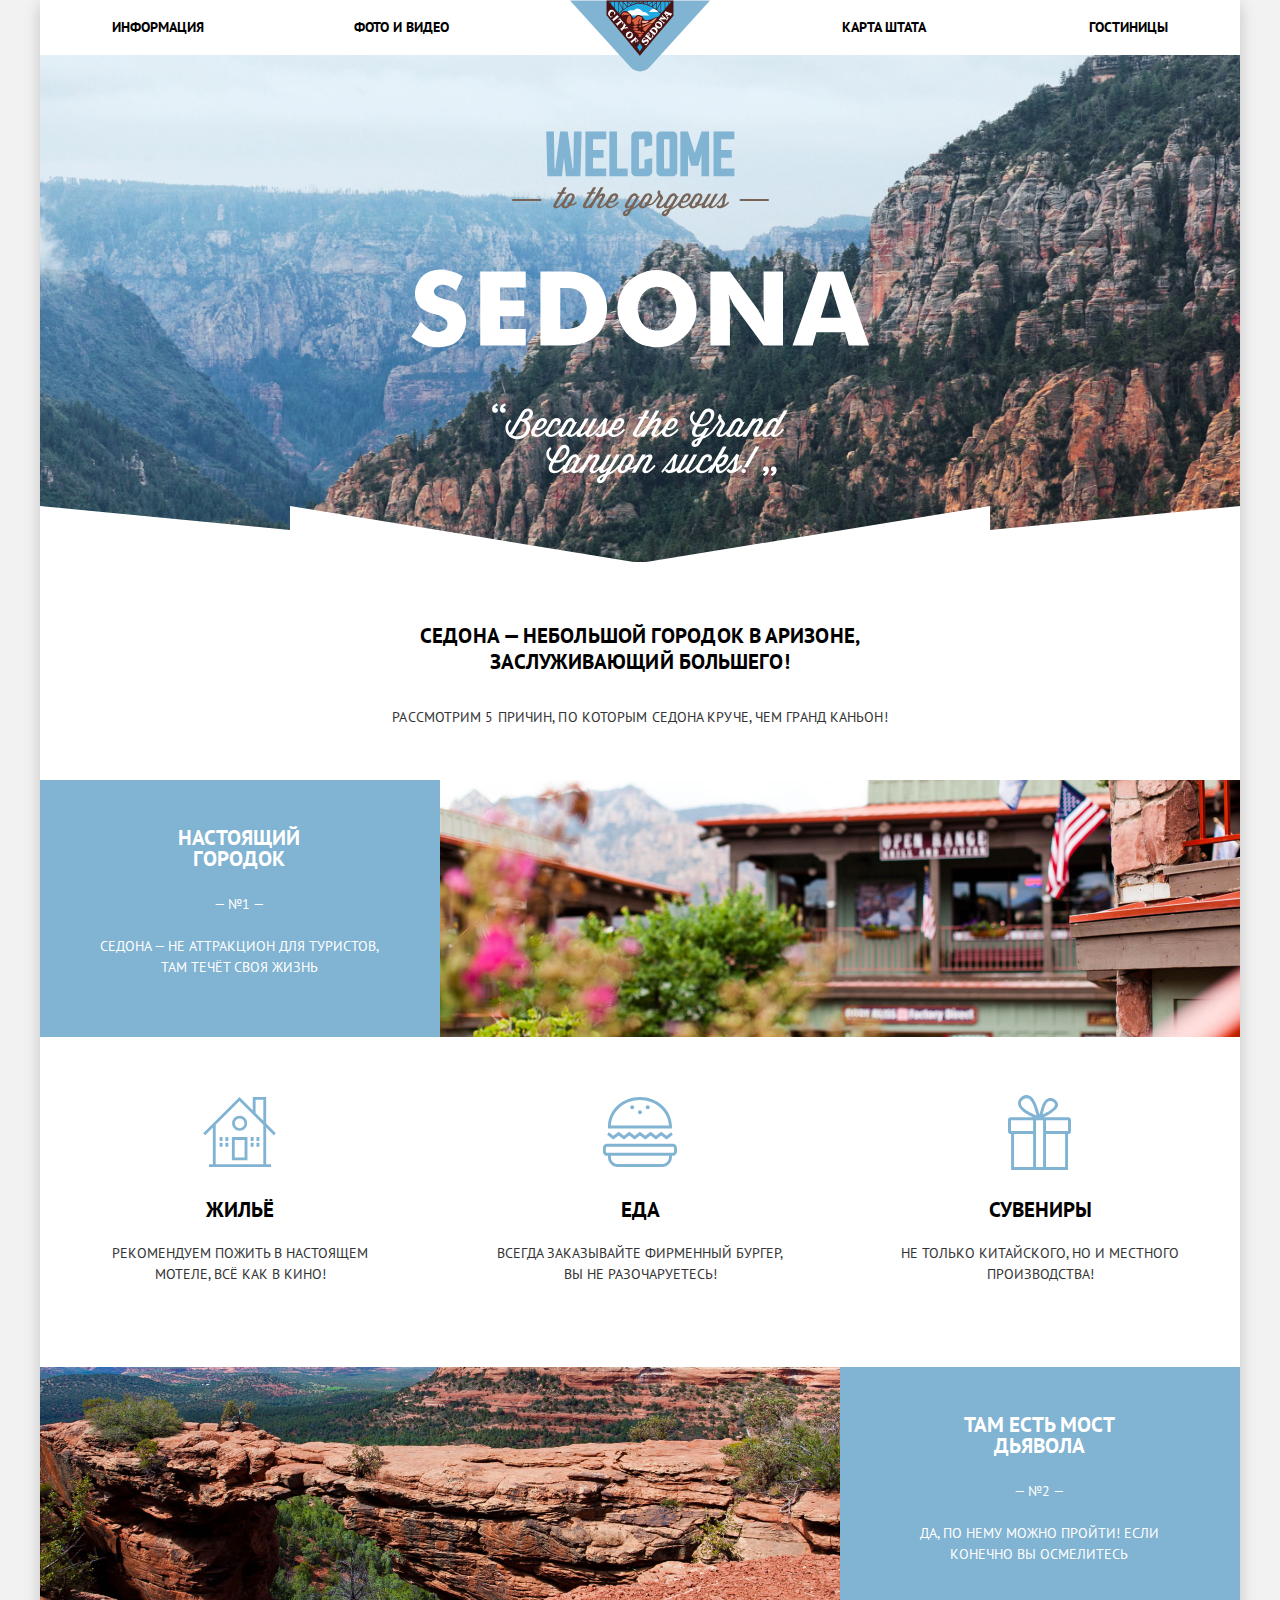
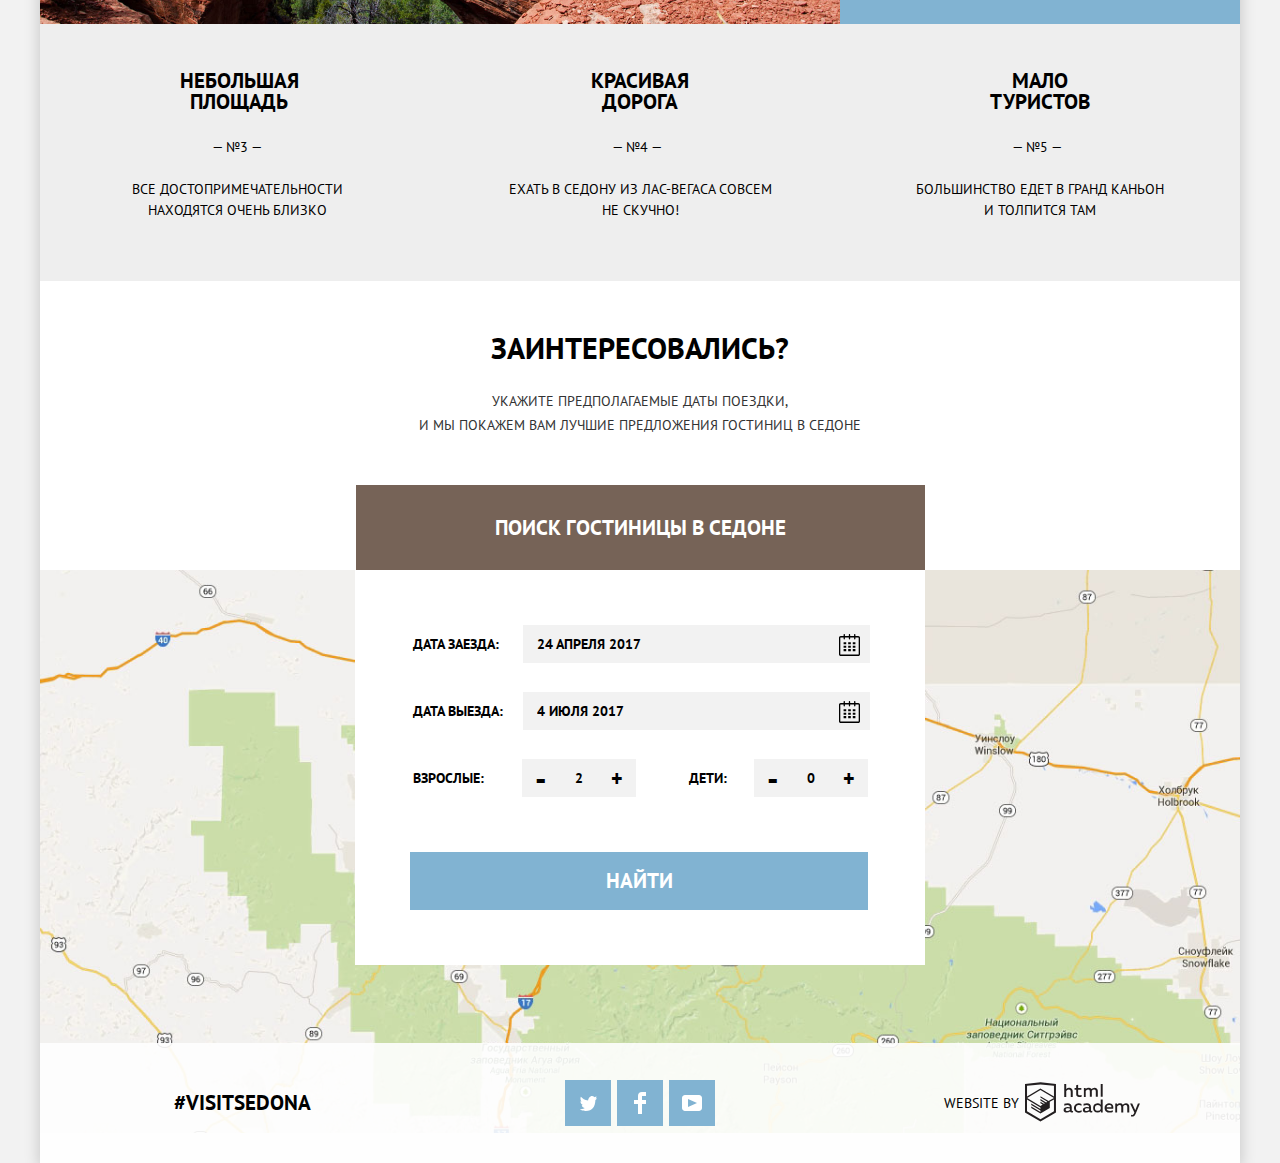
<file: index.html>
<!DOCTYPE html>
<html lang="ru">
<head>
    <meta charset="UTF-8">
    <title>Сайт Седоны</title>
    <link href="https://fonts.googleapis.com/css?family=PT+Sans:400,700&display=swap&subset=cyrillic" rel="stylesheet">
    <link href="css/normalize.css" rel="stylesheet">
    <link href="css/style.css" rel="stylesheet">
</head>
<body>
    <div class="container">
        <header class="main-header">
            <nav class="main-navigation">
                <ul class="site-navigation">
                    <li class="site-navigation-item"><a class="site-navigation-link" href="info.html">Информация</a></li>
                    <li class="site-navigation-item"><a class="site-navigation-link" href="gallery.html">Фото и видео</a></li>
                    <li class="site-navigation-item"><a class="site-navigation-link" href="map.html">Карта штата</a></li>
                    <li class="site-navigation-item"><a class="site-navigation-link" href="hotels.html">Гостиницы</a></li>
                </ul>
                <a class="main-header-logo">
                    <img src="img/logo-sedona.svg" width="140" height="72" alt="Логотип Седоны»">
                </a>
            </nav>
        </header>
        <main>
            <section class="promo">
                <div class="promo-pic">
                    <img src="img/intro-welcome.svg" width="459" height="353" alt="Добро пожаловать в Седону!">
                </div>
            </section>
            <section class="advantages">
                <h1 class="title-main">Седона — небольшой городок в Аризоне, заслуживающий большего!
                </h1>
                <h2 class="advantages-title">Рассмотрим 5 причин, по которым Седона круче, чем гранд каньон!</h2>
                    <ul class="advantages-list">
                        <li class="advantages-item">
                            <section class="dual-block">
                                <div class="dual-block-text">
                                    <h3 class="advantages-item-title">Настоящий городок
                                    </h3>
                                    <span class="advantages-item-number">— №1 —</span>
                                    <p class="advantages-item-desc">Седона — не аттракцион для туристов, там течёт своя жизнь</p>
                                </div>
                                <div class="dual-block-pic pic-right"></div>
                            </section>
                            <ul class="feature-item">
                                <li class="feature-box">
                                    <h4 class="feature-item-title house">Жильё</h4>
                                    <p class="feature-item-desc">Рекомендуем пожить в настоящем мотеле, всё как в кино!
                                    </p>
                                </li>
                                <li class="feature-box">
                                    <h4 class="feature-item-title food">Еда</h4>
                                    <p class="feature-item-desc">Всегда заказывайте фирменный бургер, вы не разочаруетесь!
                                    </p>
                                </li>
                                <li class="feature-box">
                                    <h4 class="feature-item-title souvenirs">Сувениры</h4>
                                    <p class="feature-item-desc">Не только китайского, но и местного производства!
                                    </p>
                                </li>
                            </ul>
                        </li>
                        <li class="advantages-item dual-block">
                            <div class="dual-block-pic pic-left">
                            </div>
                            <div class="dual-block-text">
                                <h3 class="advantages-item-title bridge">Там есть Мост дьявола
                                </h3>
                                <span class="advantages-item-number">— №2 —</span>
                                <p class="advantages-item-desc ">Да, по нему можно пройти! Если конечно вы осмелитесь
                                </p>
                            </div>
                        </li>
                        <li class="advantages-item advantages-item-single-block">
                            <h3 class="advantages-item-title place">Небольшая площадь</h3>
                            <span class="advantages-item-number">— №3 —</span>
                            <p class="advantages-item-desc">Все достопримечательности находятся очень близко</p>
                        </li>
                        <li class="advantages-item advantages-item-single-block advantages-item-4">
                            <h3 class="advantages-item-title road">Красивая дорога
                            </h3>
                            <span class="advantages-item-number">— №4 —</span>
                            <p class="advantages-item-desc">Ехать в Седону из Лас-Вегаса совсем не скучно!</p>
                        </li>
                        <li class="advantages-item advantages-item-single-block advantages-item-5">
                            <h3 class="advantages-item-title tourists">Мало туристов
                            </h3>
                            <span class="advantages-item-number">— №5 —</span>
                            <p class="advantages-item-desc">Большинство едет в гранд каньон и толпится там</p>
                        </li>
                    </ul>
            </section>
            <section class="booking">
                <p class="booking-text">Заинтересовались?</p>
                <h3 class="booking-title">Укажите предполагаемые даты поездки,<br>
                 и мы покажем вам лучшие предложения гостиниц в седоне
                </h3>
                <button class="button-search" type="button">Поиск гостиницы в Седоне</button>
                <form class="booking-form" method="post" action="https://echo.htmlacademy.ru">
                    <div class="booking-form-wrap-date">
                        <label for="hotel_booking_date_of_arrival" class="booking-label">Дата заезда:</label>
                        <div class="booking-wrapper">
                            <input class="booking-form-input" id="hotel_booking_date_of_arrival" type="text" name="date_of_arrival" value="24 апреля 2017">
                            <span class="icon-calendar"><svg xmlns="http://www.w3.org/2000/svg" width="21" height="22" viewBox="0 0 21 22"><path d="M19.251 2.025h-2.845V.648c0-.381-.294-.689-.656-.689-.363 0-.656.308-.656.689v1.377h-3.938V.648c0-.381-.294-.689-.655-.689-.363 0-.657.308-.657.689v1.377H5.906V.648c0-.381-.294-.689-.656-.689-.363 0-.657.308-.657.689v1.377H1.75C.784 2.025 0 2.847 0 3.862v16.302C0 21.179.784 22 1.75 22h17.501c.966 0 1.749-.821 1.749-1.836V3.862c0-1.015-.783-1.837-1.749-1.837zm.437 18.139a.448.448 0 0 1-.437.459H1.75a.45.45 0 0 1-.438-.459V3.862a.45.45 0 0 1 .438-.459h2.844v1.378c0 .381.294.689.657.689.362 0 .656-.308.656-.689V3.403h3.938v1.378c0 .381.294.689.657.689.361 0 .655-.308.655-.689V3.403h3.938v1.378c0 .381.293.689.656.689.362 0 .656-.308.656-.689V3.403h2.845c.241 0 .437.206.437.459v16.302z"/><path d="M4.594 8.225h2.625v2.066H4.594zM4.594 11.668h2.625v2.067H4.594zM4.594 15.112h2.625v2.066H4.594zM9.188 15.112h2.625v2.066H9.188zM9.188 11.668h2.625v2.067H9.188zM9.188 8.225h2.625v2.066H9.188zM13.781 15.112h2.625v2.066h-2.625zM13.781 11.668h2.625v2.067h-2.625zM13.781 8.225h2.625v2.066h-2.625z"/></svg>
                            </span>
                        </div>
                    </div>
                    <div class="booking-form-wrap-date">
                        <label for="hotel_booking_date_of_departure" class="booking-label">Дата выезда:</label>
                        <div class="booking-wrapper">
                            <input class="booking-form-input" id="hotel_booking_date_of_departure" type="text" name="date of departure" value="4 июля 2017">
                            <span class="icon-calendar"><svg xmlns="http://www.w3.org/2000/svg" width="21" height="22" viewBox="0 0 21 22"><path d="M19.251 2.025h-2.845V.648c0-.381-.294-.689-.656-.689-.363 0-.656.308-.656.689v1.377h-3.938V.648c0-.381-.294-.689-.655-.689-.363 0-.657.308-.657.689v1.377H5.906V.648c0-.381-.294-.689-.656-.689-.363 0-.657.308-.657.689v1.377H1.75C.784 2.025 0 2.847 0 3.862v16.302C0 21.179.784 22 1.75 22h17.501c.966 0 1.749-.821 1.749-1.836V3.862c0-1.015-.783-1.837-1.749-1.837zm.437 18.139a.448.448 0 0 1-.437.459H1.75a.45.45 0 0 1-.438-.459V3.862a.45.45 0 0 1 .438-.459h2.844v1.378c0 .381.294.689.657.689.362 0 .656-.308.656-.689V3.403h3.938v1.378c0 .381.294.689.657.689.361 0 .655-.308.655-.689V3.403h3.938v1.378c0 .381.293.689.656.689.362 0 .656-.308.656-.689V3.403h2.845c.241 0 .437.206.437.459v16.302z"/><path d="M4.594 8.225h2.625v2.066H4.594zM4.594 11.668h2.625v2.067H4.594zM4.594 15.112h2.625v2.066H4.594zM9.188 15.112h2.625v2.066H9.188zM9.188 11.668h2.625v2.067H9.188zM9.188 8.225h2.625v2.066H9.188zM13.781 15.112h2.625v2.066h-2.625zM13.781 11.668h2.625v2.067h-2.625zM13.781 8.225h2.625v2.066h-2.625z"/></svg>
                            </span>
                        </div>
                    </div>
                    <div class="booking-form-wrap">
                        <div class="booking-form-wrap-people adults">
                            <label for="hotel_booking_adults" class="booking-label">Взрослые:</label>
                            <div class="booking-form-controls">
                                <button class="controls-minus" type="button">-</button>
                                <input class="booking-form-input booking-form-input-short" id="hotel_booking_adults" type="text" name="adults" value="2">
                                <button class="controls-plus" type="button">+</button>
                            </div>
                        </div>
                        <div class="booking-form-wrap-people children">
                            <label for="hotel_booking_children" class="booking-label">Дети:</label>
                            <div class="booking-form-controls">
                                <button class="controls-minus" type="button">-</button>
                                <input class="booking-form-input booking-form-input-short" id="hotel_booking_children" type="text" name="children" value="0">
                                <button class="controls-plus" type="button">+</button>
                            </div>
                        </div>
                    </div>
                    <button class="booking-form-button" type="submit">Найти</button>
                </form>
            </section>
            <section class="map">
            </section>
        </main>
        <footer class="main-footer">
            <b class="hashtag">#VISITSEDONA</b>
            <ul class="social">
                <li class="social-icon">
                    <a class="social-link" href="#" aria-label="Твиттер"><svg xmlns="http://www.w3.org/2000/svg" xmlns:xlink="http://www.w3.org/1999/xlink" width="17" height="15" viewBox="0 0 17 15"><path fill="#FFF" d="M10.95.144c1.685-.496 2.984.27 3.577 1.179.673-.231 1.331-.481 2.011-.708a2.345 2.345 0 0 1-.857 1.768c.685.17 1.304-.491 1.304-.491-.169 1-1.006 1.788-1.563 2.024-.231 6.75-3.175 11.217-10.077 11.082h-.446c-.41 0-4.164-.46-4.898-1.887 2.271.196 3.893-.422 4.693-1.177-.96-.3-2.679-.477-2.979-2.95.349.106.564.228 1.19.119C1.705 8.247.374 7.53.448 5.33c.285.328 1.067.536 1.34.472C1.085 5.561-.182 2.442.894.85c1.818 1.854 3.735 3.606 7.152 3.773C8.254 2.33 9.183.793 10.95.144z"/></svg>
                    </a>
                </li>
                <li class="social-icon">
                    <a class="social-link" href="#" aria-label="Фейсбук"><svg xmlns="http://www.w3.org/2000/svg" width="12" height="22" viewBox="0 0 12 22"><path fill="#FFF" d="M12 4V0H8a4 4 0 0 0-4 4v4H0v4h4v10h4V12h4V8H8V4h4z"/></svg>
                    </a>
                </li>
                <li class="social-icon">
                    <a class="social-link" href="#" aria-label="Ютуб"><svg xmlns="http://www.w3.org/2000/svg" xmlns:xlink="http://www.w3.org/1999/xlink" width="20" height="16" viewBox="0 0 20 16"><path fill="#FFF" d="M17 0H3C1.35 0 0 1.35 0 3v10c0 1.65 1.35 3 3 3h14c1.65 0 3-1.35 3-3V3c0-1.65-1.35-3-3-3zM6.027 11.998V4.002L15.014 8l-8.987 3.998z"/></svg>
                    </a>
                </li>
            </ul>
            <p class="author">
                <span class="author-text">website by</span>
                <a class="author-link" href="https://htmlacademy.ru/intensive/htmlcss"><img src="img/logo-htmlacademy.svg" width="115" height="40" alt="логотип html academy">
                </a>
            </p>
        </footer>
    </div>
</body>
</html>
</file>
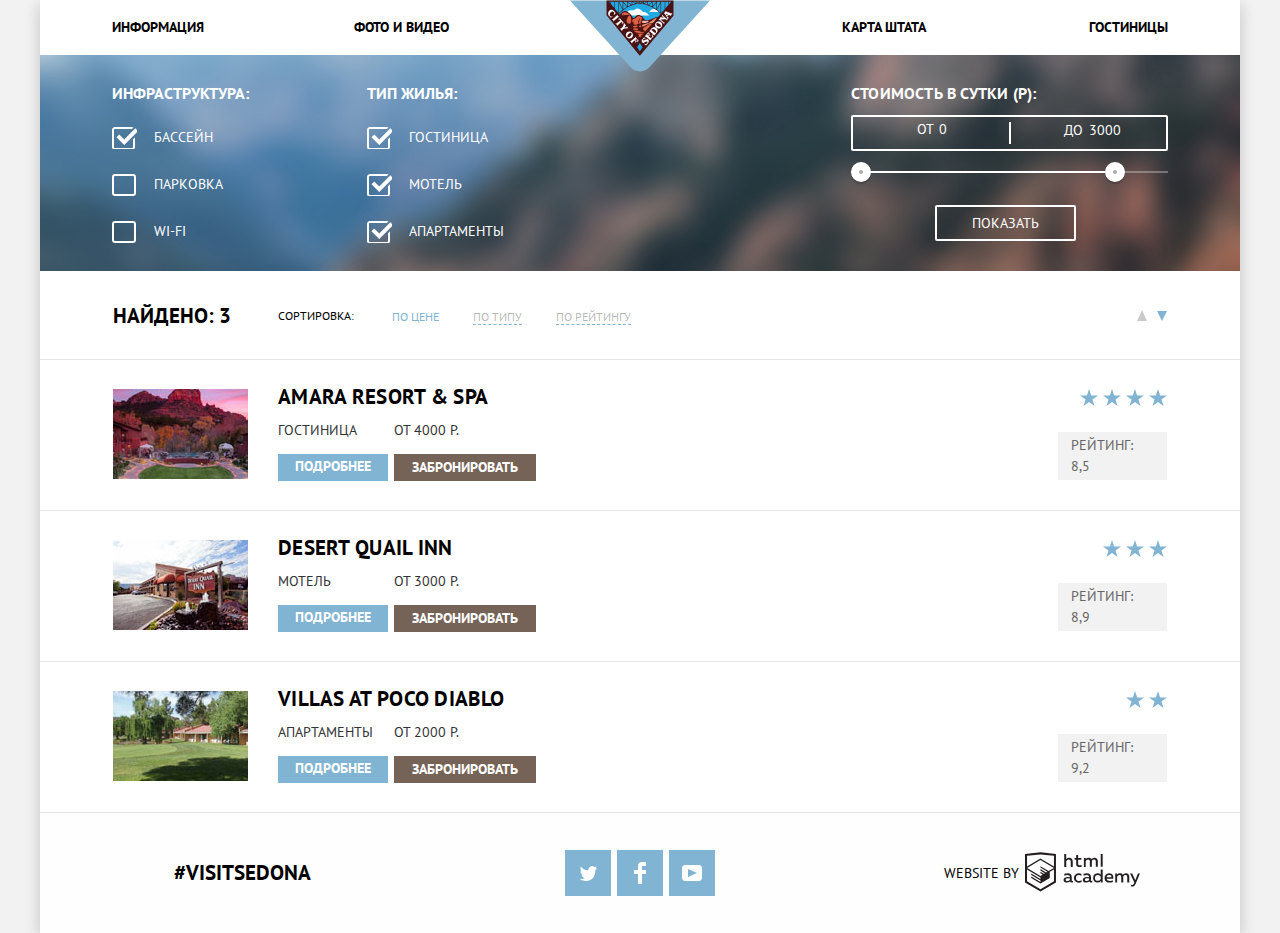
<file: hotels.html>
<!DOCTYPE html>
<html lang="ru">
<head>
    <meta charset="UTF-8">
    <title>Отели Седоны</title>
    <link href="https://fonts.googleapis.com/css?family=PT+Sans:400,700&display=swap&subset=cyrillic" rel="stylesheet">
    <link href="css/normalize.css" rel="stylesheet">
    <link href="css/style.css" rel="stylesheet">
</head>
<body>
    <div class="container">
        <header class="main-header">
            <nav class="main-navigation">
                <ul class="site-navigation">
                    <li class="site-navigation-item"><a class="site-navigation-link" href="info.html">Информация</a></li>
                    <li class="site-navigation-item"><a class="site-navigation-link" href="gallery.html">Фото и видео</a></li>
                    <li class="site-navigation-item"><a class="site-navigation-link active" href="map.html">Карта штата</a></li>
                    <li class="site-navigation-item current"><a class="site-navigation-link" href="hotels.html">Гостиницы</a></li>
                </ul>
                <a class="main-header-logo" href="index.html">
                    <img src="img/logo-sedona.svg" width="140" height="72" alt="Логотип Седоны»">
                </a>
            </nav>
        </header>
        <main>
            <section class="filters">
                <form class="filters-form" method="get" action="https://echo.htmlacademy.ru">
                    <fieldset>
                        <legend class="filters-legend">Инфраструктура:</legend>
                        <ul class="filters-list">
                            <li class="filters-item">
                                <input class="visually-hidden filter-input filter-input-checkbox" type="checkbox" name="pool" id="filter-pool" checked>
                                <label for="filter-pool">
                                Бассейн
                                </label>
                            </li>
                            <li class="filters-item">
                                <input class="visually-hidden filter-input filter-input-checkbox" type="checkbox" name="parking" id="filter-parking">
                                <label for="filter-parking">
                                Парковка
                                </label>
                            </li>
                            <li class="filters-item">
                                <input class="visually-hidden filter-input filter-input-checkbox" type="checkbox" name="wi-fi" id="filter-wi-fi">
                                <label for="filter-wi-fi">
                                Wi-fi
                                </label>
                            </li>
                        </ul>
                    </fieldset>
                    <fieldset>
                        <legend class="filters-legend">Тип жилья:</legend>
                        <ul class="filters-list">
                            <li class="filters-item">
                                <input class="visually-hidden filter-input filter-input-checkbox" type="checkbox" name="hotel" id="filter-hotel" checked>
                                <label for="filter-hotel">
                                Гостиница
                                </label>
                            </li>
                            <li class="filters-item">
                                <input class="visually-hidden filter-input filter-input-checkbox" type="checkbox" name="motel" id="filter-motel" checked>
                                <label for="filter-motel">
                                Мотель
                                </label>
                            </li>
                            <li class="filters-item">
                                <input class="visually-hidden filter-input filter-input-checkbox" type="checkbox" name="apartment" id="filter-apartment" checked>
                                <label for="filter-apartment">
                                Апартаменты
                                </label>
                            </li>
                        </ul>
                    </fieldset>
                    <div class="filter-range">
                        <div class="filter-range-title">Стоимость в сутки (р):</div>
                        <div class="price-controls">
                            <label class="min-price">от <input type="text" name="min-price" value="0"></label>
                            <label class="max-price">до <input type="text" name="max-price" value="3000"></label>
                        </div>
                        <div class="range-controls">
                            <div class="scale">
                            <div class="bar"></div>
                            </div>
                            <div class="range-toggle range-toggle-min"></div>
                            <div class="range-toggle range-toggle-max"></div>
                        </div>
                        <button class="btn-transparent" type="submit">Показать</button>
                    </div>
                </form>
            </section>
            <section class="hotels">
                <div class="search-result">
                    <h2 class="hotels-title">Найдено: 3</h2>
                    <p class="hotels-title-sort">Сортировка:</p>
                    <ul class="sort-list">
                        <li class="sort-list-item">
                            <a class="sort-list-item-link current" href="#" >По цене</a>
                        </li>
                        <li class="sort-list-item">
                            <a class="sort-list-item-link" href="#">По типу</a>
                        </li>
                        <li class="sort-list-item">
                            <a class="sort-list-item-link" href="#">По рейтингу</a>
                        </li>
                    </ul>
                    <ul class="sort">
                        <li class="sort-item sort-item-up"><span aria-label="по возрастанию"></span></li>
                        <li class="sort-item sort-item-down current"><span aria-label="по убыванию"></span></li>
                    </ul>
                </div>
                <ul class="hotels-list">
                    <li class="hotels-list-item">
                        <div class="hotels-pic">
                            <img src="img/pic_hotels_1.jpg" width="135" height="90" alt="фото отеля Amara Resort & Spa">
                        </div>
                        <div class="hotels-list-desc">
                            <h2 class="hotels-item-title">
                                <a class="hotels-item-link" href="amara-resort.html">Amara Resort & Spa</a>
                            </h2>
                            <p class="hotels-item-text">
                                <span>гостиница</span>
                                <span>От 4000 Р.</span>
                            </p>
                            <p class="button-block">
                                <a class="button-detailed" href="#">подробнее</a>
                                <a class="button-booking" href="#">забронировать</a>
                            </p>
                        </div>
                        <div class="rating">
                            <div class="rating-stars">
                                <span><svg xmlns="http://www.w3.org/2000/svg" width="18" height="17" viewBox="0 0 18 17"><path fill="#81B3D2" d="M9.002 0l2.126 6.494h6.877l-5.564 4.012L14.566 17l-5.564-4.013L3.438 17l2.126-6.494L0 6.494h6.878z"/></svg></span>
                                <span><svg xmlns="http://www.w3.org/2000/svg" width="18" height="17" viewBox="0 0 18 17"><path fill="#81B3D2" d="M9.002 0l2.126 6.494h6.877l-5.564 4.012L14.566 17l-5.564-4.013L3.438 17l2.126-6.494L0 6.494h6.878z"/></svg></span>
                                <span><svg xmlns="http://www.w3.org/2000/svg" width="18" height="17" viewBox="0 0 18 17"><path fill="#81B3D2" d="M9.002 0l2.126 6.494h6.877l-5.564 4.012L14.566 17l-5.564-4.013L3.438 17l2.126-6.494L0 6.494h6.878z"/></svg></span>
                                <span><svg xmlns="http://www.w3.org/2000/svg" width="18" height="17" viewBox="0 0 18 17"><path fill="#81B3D2" d="M9.002 0l2.126 6.494h6.877l-5.564 4.012L14.566 17l-5.564-4.013L3.438 17l2.126-6.494L0 6.494h6.878z"/></svg></span>
                            </div>
                            <p class="rating-text">Рейтинг: 8,5</p>
                        </div>
                    </li>
                    <li class="hotels-list-item">
                        <img src="img/pic_hotels_2.jpg" width="135" height="90" alt="фото отеля Amara Resort & Spa">
                        <div class="hotels-list-desc">
                            <h2 class="hotels-item-title">
                                <a class="hotels-item-link" href="desert-quail.html">Desert Quail Inn</a>
                            </h2>
                            <p class="hotels-item-text">
                                <span>мотель</span>
                                <span>От 3000 Р.</span>
                            </p>
                            <p class="button-block">
                                <a class="button-detailed" href="#">подробнее</a>
                                <a class="button-booking" href="#">забронировать</a>
                            </p>
                        </div>
                        <div class="rating">
                            <div class="rating-stars">
                                <span><svg xmlns="http://www.w3.org/2000/svg" width="18" height="17" viewBox="0 0 18 17"><path fill="#81B3D2" d="M9.002 0l2.126 6.494h6.877l-5.564 4.012L14.566 17l-5.564-4.013L3.438 17l2.126-6.494L0 6.494h6.878z"/></svg></span>
                                <span><svg xmlns="http://www.w3.org/2000/svg" width="18" height="17" viewBox="0 0 18 17"><path fill="#81B3D2" d="M9.002 0l2.126 6.494h6.877l-5.564 4.012L14.566 17l-5.564-4.013L3.438 17l2.126-6.494L0 6.494h6.878z"/></svg></span>
                                <span><svg xmlns="http://www.w3.org/2000/svg" width="18" height="17" viewBox="0 0 18 17"><path fill="#81B3D2" d="M9.002 0l2.126 6.494h6.877l-5.564 4.012L14.566 17l-5.564-4.013L3.438 17l2.126-6.494L0 6.494h6.878z"/></svg></span>
                            </div>
                            <p class="rating-text">Рейтинг: 8,9</p>
                        </div>
                    </li>
                    <li class="hotels-list-item">
                        <img src="img/pic_hotels_3.jpg" width="135" height="90" alt="фото отеля Villas at Poco Diablo">
                        <div class="hotels-list-desc">
                            <h2 class="hotels-item-title">
                                <a class="hotels-item-link" href="villas-diablo.html">Villas at Poco Diablo</a>
                            </h2>
                            <p class="hotels-item-text">
                                <span>апартаменты</span>
                                <span>От 2000 Р.</span>
                            </p>
                            <p class="button-block">
                                <a class="button-detailed" href="#">подробнее</a>
                                <a class="button-booking" href="#">забронировать</a>
                            </p>
                        </div>
                        <div class="rating">
                            <div class="rating-stars">
                                <span><svg xmlns="http://www.w3.org/2000/svg" width="18" height="17" viewBox="0 0 18 17"><path fill="#81B3D2" d="M9.002 0l2.126 6.494h6.877l-5.564 4.012L14.566 17l-5.564-4.013L3.438 17l2.126-6.494L0 6.494h6.878z"/></svg></span>
                                <span><svg xmlns="http://www.w3.org/2000/svg" width="18" height="17" viewBox="0 0 18 17"><path fill="#81B3D2" d="M9.002 0l2.126 6.494h6.877l-5.564 4.012L14.566 17l-5.564-4.013L3.438 17l2.126-6.494L0 6.494h6.878z"/></svg></span>
                            </div>
                            <p class="rating-text">Рейтинг: 9,2</p>
                        </div>
                    </li>
                </ul>
            </section>
        </main>
        <footer class="main-footer no-fixed">
            <b class="hashtag">#VISITSEDONA</b>
            <ul class="social">
                <li class="social-icon">
                    <a class="social-link" href="#" aria-label="Твиттер"><svg xmlns="http://www.w3.org/2000/svg" xmlns:xlink="http://www.w3.org/1999/xlink" width="17" height="15" viewBox="0 0 17 15"><path fill="#FFF" d="M10.95.144c1.685-.496 2.984.27 3.577 1.179.673-.231 1.331-.481 2.011-.708a2.345 2.345 0 0 1-.857 1.768c.685.17 1.304-.491 1.304-.491-.169 1-1.006 1.788-1.563 2.024-.231 6.75-3.175 11.217-10.077 11.082h-.446c-.41 0-4.164-.46-4.898-1.887 2.271.196 3.893-.422 4.693-1.177-.96-.3-2.679-.477-2.979-2.95.349.106.564.228 1.19.119C1.705 8.247.374 7.53.448 5.33c.285.328 1.067.536 1.34.472C1.085 5.561-.182 2.442.894.85c1.818 1.854 3.735 3.606 7.152 3.773C8.254 2.33 9.183.793 10.95.144z"/></svg>
                    </a>
                </li>
                <li class="social-icon">
                    <a class="social-link" href="#" aria-label="Фейсбук"><svg xmlns="http://www.w3.org/2000/svg" width="12" height="22" viewBox="0 0 12 22"><path fill="#FFF" d="M12 4V0H8a4 4 0 0 0-4 4v4H0v4h4v10h4V12h4V8H8V4h4z"/></svg>
                    </a>
                </li>
                <li class="social-icon">
                    <a class="social-link" href="#" aria-label="Ютуб"><svg xmlns="http://www.w3.org/2000/svg" xmlns:xlink="http://www.w3.org/1999/xlink" width="20" height="16" viewBox="0 0 20 16"><path fill="#FFF" d="M17 0H3C1.35 0 0 1.35 0 3v10c0 1.65 1.35 3 3 3h14c1.65 0 3-1.35 3-3V3c0-1.65-1.35-3-3-3zM6.027 11.998V4.002L15.014 8l-8.987 3.998z"/></svg>
                    </a>
                </li>
            </ul>
            <p class="author">  
                <span class="author-text">website by</span>
                <a class="author-link" href="https://htmlacademy.ru/intensive/htmlcss"><img src="img/logo-htmlacademy.svg" width="115" height="40" alt="логотип html academy">
                </a>
            </p>
        </footer>
    </div>
</body>
</html>
</file>
<file: css/style.css>
*,
*:before,
*:after {
    -webkit-box-sizing: border-box;
            box-sizing: border-box;
}

body {
    font-family: "PT Sans", "Arial", sans-serif;
    font-size: 14px;
    line-height: 21px;

    margin: 0;
    padding: 0;

    color: #789;
    background-color: #f2f2f2;
}

.container {
    position: relative;

    width: 1200px;
    margin: 0 auto;

    background-color: #fff;
    -webkit-box-shadow: 0 5px 15px rgba(0,1,1,.2);
            box-shadow: 0 5px 15px rgba(0,1,1,.2);
}

a {
    text-decoration: none;
}

.main-navigation {
    font-size: 14px;
    font-weight: bold;
    line-height: 20px;

    position: relative;

    min-height: 55px;

    text-transform: uppercase;

    color: #000;
    background-color: #fff;

    -webkit-box-align: center;
        -ms-flex-align: center;
            align-items: center;
}

.site-navigation,
.hotels-list,
.feature-box,
.social,
.sort-list {
    list-style: none;
}

.site-navigation {
    display: -webkit-box;
    display: -ms-flexbox;
    display: flex;
    -webkit-box-orient: horizontal;
    -webkit-box-direction: normal;
        -ms-flex-direction: row;
            flex-direction: row;

    min-height: 55px;
    margin: 0;
    padding: 0;

    list-style: none;

    -webkit-box-pack: justify;
        -ms-flex-pack: justify;
            justify-content: space-between;
    -webkit-box-align: center;
        -ms-flex-align: center;
            align-items: center;
}

.site-navigation-item {
    width: 257px;
    height: 55px;
    line-height: 55px;
}

.site-navigation-item:nth-child(1),
.site-navigation-item:nth-child(2) {
    text-align: left;
}

.site-navigation-item:nth-child(3),
.site-navigation-item:nth-child(4) {
    text-align: right;
}

.site-navigation-item:nth-child(1) {
    padding-left: 72px;
}

.site-navigation-item:nth-child(4) {
    padding-right: 72px;
}

.site-navigation-link {
    color: #000;
}

.site-navigation-link:hover {
    color: #81b3d2;
}

.site-navigation-link:focus {
    color: rgba(0,0,0,.3);
}

.site-navigation-item.current {
    color: #766357;
}

.main-header-logo {
    position: absolute;
    z-index: 10;
    top: 0;
    left: 50%;

    width: 140px;
    height: 72px;

    -webkit-transform: translateX(-50%);
        -ms-transform: translateX(-50%);
            transform: translateX(-50%);
}

.promo {
    position: relative;

    min-height: 507px;
    padding: 76px 0 61px;

    background-color: #deebf4;
    background-image: url(../img/bg_promo.jpg);
    background-repeat: no-repeat;
    background-position: top -81px center;
    background-size: cover;
}

.promo:after {
    position: absolute;
    bottom: -3px;
    left: 0px;

    width: 1200px;
    height: 59px;

    content: "";

    background-image: url("../img/intro-mask.svg");
    background-repeat: no-repeat;
        background-position: bottom center;
    background-size: cover;
}

.promo-pic {
    text-align: center;
}

.advantages {
    padding-top: 55px;
}

.title-main {
    font-size: 21px;
    font-weight: bold;
    line-height: 26px;
    letter-spacing: 0.1px;

    max-width: 610px;
    margin: 0;
    margin: 0 auto;
    margin-bottom: 39px;
    margin-top: 6px;

    text-align: center;
    text-transform: uppercase;

    color: #000;
}

.advantages-list {
    display: -webkit-box;
    display: -ms-flexbox;
    display: flex;
    -webkit-box-orient: horizontal;
    -webkit-box-direction: normal;
        -ms-flex-direction: row;
            flex-direction: row;

    width: 1200px;
    margin: 0;
    padding: 0;

    list-style: none;

    -webkit-box-align: start;
        -ms-flex-align: start;
            align-items: flex-start;
    -webkit-box-pack: start;
        -ms-flex-pack: start;
            justify-content: flex-start;
    -ms-flex-wrap: wrap;
        flex-wrap: wrap;
}

.advantages-title {
    font-size: 14px;
    font-weight: normal;
    line-height: 26px;
    letter-spacing: 0.1px;

    margin: 0;
    margin-top: -10px;
    margin-bottom: 50px;

    text-align: center;
    text-transform: uppercase;

    color: #333;
}

.advantages-item-single-block {
    width: 400px;
    min-height: 257px;
    padding-top: 50px;
    padding-right: 60px;
    padding-left: 54px;

    background-color: #eee;
}

.advantages-item-single-block {
    width: calc(100% / 3);
    padding-top: 46px;

    text-align: center;
}

.advantages-item-title {
    max-width: 200px;

    font-size: 21px;
    font-weight: bold;
    line-height: 21px;

    margin: 0 auto;
    margin-bottom: 25px;

    text-transform: uppercase;

    color: #000;
}

.advantages-item-title.bridge {
    max-width: 151px;
}

.advantages-item-title.place {
    max-width: 200px;

    padding-left: 4px;
}

.advantages-item-title.road {
    max-width: 150px;

    padding-left: 5px;
}

.advantages-item-title.tourists {
    max-width: 150px;
    
    padding-left: 5px;
}

.advantages-item-desc {
    font-size: 14px;
    font-weight: normal;
    line-height: 21px;

    margin: 0;

    text-transform: uppercase;

    color: #000;
}

.advantages-item-number {
    font-size: 14px;
    font-weight: normal;
    line-height: 21px;

    display: block;

    margin-bottom: 21px;

    text-transform: uppercase;

    color: #000;
}

.advantages-item-dual {
    text-transform: uppercase;
}

.advantages-item-4 .advantages-item-desc {
    max-width: 277px;
    margin: 0 auto;
    padding: 0px 0 0 6px;
}

.advantages-item-5 .advantages-item-desc {
    max-width: 262px;
    margin: 0 auto;
    padding: 0px 0 0 6px;
}

.dual-block-pic {
    width: 800px;
    min-height: 255px;

    background-size: cover;
}

.dual-block-text {
    width: 400px;
    min-height: 257px;
    padding-top: 47px;
    padding-right: 50px;
    padding-left: 48px;

    text-align: center;

    background-color: #81b3d2;
}

.pic-right {
    background-image: url(../img/bg_advantages_1.jpg);
    background-position: top -80px left;
}

.pic-left {
    background-image: url(../img/bg_advantages_2.jpg);
    background-position: top -75px left;
}

.dual-block {
    display: -webkit-box;
    display: -ms-flexbox;
    display: flex;
    -webkit-box-orient: horizontal;
    -webkit-box-direction: normal;
        -ms-flex-direction: row;
            flex-direction: row;
}

.dual-block-text .advantages-item-title,
.dual-block-text .advantages-item-desc,
.dual-block-text .advantages-item-number {
    color: #fff;
}

.feature-item {
    display: -webkit-box;
    display: -ms-flexbox;
    display: flex;
    -webkit-box-orient: horizontal;
    -webkit-box-direction: normal;
        -ms-flex-direction: row;
            flex-direction: row;

    min-height: 182px;
    margin: 0;
    padding: 0;

    text-align: center;

    -webkit-box-align: stretch;

        -ms-flex-align: stretch;

            align-items: stretch;
    -webkit-box-pack: justify;
        -ms-flex-pack: justify;
            justify-content: space-between;
}

.feature-box {
    width: 400px;
    min-height: 330px;
    padding-top: 162px;
    padding-right: 55px;
    padding-left: 55px;
}

.feature-item-title {
    font-size: 21px;
    font-weight: bold;
    line-height: 21px;

    position: relative;

    margin: 0;
    margin-bottom: 32px;

    text-transform: uppercase;

    color: #000;
}

.feature-item-title.house:before {
    position: absolute;
    top: -102px;
    left: 50%;

    width: 74px;
    height: 70px;

    content: "";
    -webkit-transform: translateX(-50%);
        -ms-transform: translateX(-50%);
            transform: translateX(-50%);

    background-image: url(../img/icon-house.svg);
    background-repeat: no-repeat;
    background-size: contain;
}

.feature-item-title.food:before {
    position: absolute;
    top: -102px;
    left: 50%;

    width: 74px;
    height: 70px;

    content: "";
    -webkit-transform: translateX(-50%);
        -ms-transform: translateX(-50%);
            transform: translateX(-50%);

    background-image: url(../img/icon-food.svg);
    background-repeat: no-repeat;
    background-size: contain;
}

.feature-item-title.souvenirs:before {
    position: absolute;
    top: -104px;
    left: 50%;

    width: 64px;
    height: 75px;

    content: "";
    -webkit-transform: translateX(-50%);
        -ms-transform: translateX(-50%);
            transform: translateX(-50%);

    background-image: url(../img/icon-surprise.svg);
    background-repeat: no-repeat;
    background-size: contain;
}

.feature-item-desc {
    font-size: 14px;
    font-weight: normal;
    line-height: 21px;

    margin: 0;
    margin-top: -9px;

    text-transform: uppercase;

    color: #333;
}

.booking {
    position: relative;

    padding-top: 55px;
}

.booking-form {
    position: absolute;
    top: 100%;
    left: 50%;

    -webkit-box-sizing: border-box;
            box-sizing: border-box;
    width: 570px;
    padding: 55px;

    -webkit-transform: translateX(-50%);
        -ms-transform: translateX(-50%);
            transform: translateX(-50%);

    background: #fff;
}

.booking-wrapper {
    position: relative;

    width: 347px;
}

.icon-calendar {
    position: absolute;
    z-index: 10;
    top: 50%;
    right: 10px;

    width: 21px;
    height: 21px;
    margin-top: -10px;

    border: none;
    background: transparent;
}

.booking-form-input {
    font-size: 14px;
    font-weight: bold;
    line-height: auto;

    -webkit-box-sizing: border-box;
            box-sizing: border-box;
    width: 100%;
    height: 38px;
    padding-top: 7px;
    padding-right: 30px;
    padding-bottom: 8px;
    padding-left: 14px;

    text-transform: uppercase;

    color: #000;
    border: none;
    background-color: #f2f2f2;
}

.booking-form-input-short {
    width: 38px;
    height: 38px;
    padding: 0;

    text-align: center;
}

.booking-text {
    font-size: 30px;
    font-weight: bold;
    line-height: 36px;

    margin: 0;
    margin-top: -6px;
    margin-bottom: 23px;

    text-align: center;
    text-transform: uppercase;

    color: #000;
}

.button-search {
    font-size: 21px;
    font-weight: bold;
    line-height: 26px;

    display: block;

    width: 569px;
    min-height: 85px;
    margin: 0 auto;

    text-transform: uppercase;

    color: #fff;
    border: none;
    background-color: #766357;
}

.booking-title {
    font-size: 14px;
    font-weight: normal;
    line-height: 24px;

    margin: 0;
    margin-bottom: 48px;

    text-align: center;
    text-transform: uppercase;

    color: #333;
}

.map {
    height: 593px;

    background-image: url(../img/map_sedona.jpg);
    background-repeat: no-repeat;
    background-size: 100%;
    background-position: top -137px left;
}

.booking-form-wrap {
    font-size: 14px;
    font-weight: bold;
    line-height: 26px;

    display: -webkit-box;

    display: -ms-flexbox;

    display: flex;
    -webkit-box-orient: horizontal;
    -webkit-box-direction: normal;
        -ms-flex-direction: row;
            flex-direction: row;

    margin-bottom: 55px;

    text-transform: uppercase;

    color: #000;

    -ms-flex-wrap: wrap;
        flex-wrap: wrap;
}

.booking-form-wrap-date {
    display: -webkit-box;
    display: -ms-flexbox;
    display: flex;
    -webkit-box-orient: horizontal;
    -webkit-box-direction: normal;
        -ms-flex-direction: row;
            flex-direction: row;

    margin-bottom: 29px;

    -webkit-box-pack: justify;
        -ms-flex-pack: justify;
            justify-content: space-between;
    -webkit-box-align: center;
        -ms-flex-align: center;
            align-items: center;
}

.booking-form-controls {
    display: -webkit-box;
    display: -ms-flexbox;
    display: flex;

    width: 114px;
}

.controls-plus {
    font-size: 22px;
    font-weight: bold;
    line-height: 1em;

    width: 38px;
    height: 38px;

    border: none;
    background: #f2f2f2;
}

.controls-minus {
    font-size: 32px;
    font-weight: bold;
    line-height: 1em;

    width: 38px;
    height: 38px;

    cursor: pointer;

    border: none;
    background: #f2f2f2;
}

.booking-form-wrap-people {
    display: -webkit-box;
    display: -ms-flexbox;
    display: flex;
    -webkit-box-orient: horizontal;
    -webkit-box-direction: normal;
        -ms-flex-direction: row;
            flex-direction: row;

    -webkit-box-align: center;
        -ms-flex-align: center;
            align-items: center;
}

.booking-form-wrap-people.adults {
    width: 226px;

    -webkit-box-pack: justify;
        -ms-flex-pack: justify;
            justify-content: space-between;
}

.booking-form-wrap-people.children {
    width: 232px;

    -webkit-box-pack: end;
        -ms-flex-pack: end;
            justify-content: flex-end;
}


.booking-form-wrap-people.children .booking-form-controls {
    margin-left: 27px;
}

.booking-label {
    font-size: 14px;
    font-weight: bold;
    line-height: auto;

    text-transform: uppercase;

    color: #000;

    margin-top: 0;
    margin-left: 3px;
}

.booking-form-button {
    font-size: 21px;
    font-weight: bold;
    line-height: 26px;

    width: 458px;
    min-height: 58px;

    cursor: pointer;
    text-transform: uppercase;

    color: #fff;
    border: none;
    background-color: #81b3d2;
}

.booking-form-button:hover {
    color: #fff;
    background-color: #669ec0;
}

.booking-form-button:active {
    color: rgba(255,255,255,.3);
    background-color: #669ec0;
}

.booking-form-input:hover {
    color: #000;
    background-color: #ebebeb;
}

.booking-form-input:active {
    color: #000;
    border: 3px solid #e5e5e5;
    background-color: #fff;
}

.filters {
    width: 1200px;
    min-height: 216px;
    padding: 28px 0 15px 0;

    background-color: #6c98bf;
    background-image: url("../img/bg_filters.jpg");
    background-repeat: no-repeat;
    background-position: center center;
    background-size: cover;
}

.filters-item {
    font-size: 14px;
    font-weight: normal;
    line-height: 21px;

    width: 136px;
    margin-bottom: 26px;

    text-transform: uppercase;

    color: #fff;
}

.filters-item:last-child {
    margin-bottom: 0;
}

.filters-item label {
    position: relative;

    display: block;

    padding-left: 42px;

    cursor: pointer;
    -webkit-user-select: none;
       -moz-user-select: none;
        -ms-user-select: none;
            user-select: none;
}

.filter-input-checkbox + label::before {
    position: absolute;
    top: 0;
    left: 0;

    width: 24px;
    height: 22px;

    content: "";

    border: 2px solid #fff;
    border-radius: 3px;
}

.filter-input-checkbox:checked + label::after {
    position: absolute;
    top: 0;
    left: 0;

    width: 25px;
    height: 22px;

    content: "";

    background-image: url("../img/checkbox-on.svg");
    background-repeat: no-repeat;
    background-position: 0 0;
}

.filter-input-checkbox:checked + label::before {
    border: none;
}

.filter-input-checkbox {
    display: none;
}

.filters-legend {
    font-size: 16px;
    font-weight: bold;
    line-height: 21px;

    margin-right: 58px;
    margin-bottom: 23px;

    text-transform: uppercase;

    color: #fff;


}

.button-filters {
    font-size: 14px;
    font-weight: normal;
    line-height: 21px;

    width: 133px;
    min-height: 35px;

    text-transform: uppercase;

    color: #fff;
}

.hotels-list {
    margin: 0;
    padding: 0;
}

.hotels-title {
    font-size: 21px;
    font-weight: bold;
    line-height: 26px;

    margin: 0;
    margin-right: 50px;

    text-transform: uppercase;

    color: #000;
}

.hotels-title-sort {
    font-size: 12px;
    font-weight: normal;
    line-height: 18px;

    margin: 0;
    margin-right: 38px;
    margin-left: -3px;
    padding: 0;

    text-transform: uppercase;

    color: #000;
}

.sort-list {
    display: -webkit-box;
    display: -ms-flexbox;
    display: flex;
    -webkit-box-orient: horizontal;
    -webkit-box-direction: normal;
        -ms-flex-direction: row;
            flex-direction: row;

    margin: 0;
    padding: 0;
}

.sort-list-item {
    margin: 0;
    margin-right: 34px;
    padding: 0;
}

.sort-list-item:last-child {
    margin: 0;
}

.sort-list-item-link {
    font-size: 12px;
    font-weight: normal;
    line-height: 18px;

    text-transform: uppercase;

    color: rgba(0,0,0,.3);
    border-bottom: 1px dashed #81b3d2;
}

.sort-list-item-link:hover {
    color: #81b3d2;
    border-bottom: 1px dashed #81b3d2;
}

.sort-list-item-link:active {
    color: #000;
    border-bottom: 1px dashed transparent;
}

.sort-list-item-link.current {
    color: #81b3d2;
    border-bottom: 1px dashed transparent;
}

.hotels-item-link {
    font-size: 21px;
    font-weight: bold;
    line-height: 26px;
    letter-spacing: 0.3px; 

    text-transform: uppercase; 

    color: #000;
}

.hotels-item-link:hover {
    color: #81b3d2;
}

.hotels-item-link:active {
    color: rgba(0,0,0,.3);
}

.hotels-item-title {
    margin: 0;
    margin-top: -5px;
    margin-bottom: 10px
}

.hotels-item-text {
    font-size: 14px;
    font-weight: normal;
    line-height: 21px;

    display: flex;
    flex-direction: row; 
    justify-content: flex-start;

    text-transform: uppercase;

    color: #333;

    margin: 0;
    margin-bottom: 13px;
}

.hotels-item-text span:first-child {
    margin-right: 6px;
    width: 110px;
}


.hotels-pic {
    width: 135px;
}

.button-detailed {
    font-size: 14px;
    font-weight: bold;
    line-height: 25px;

    display: block;

    width: 110px;
    min-height: 27px;
    margin-right: 6px;

    text-align: center;
    text-transform: uppercase;

    color: #fff;
    background-color: #81b3d2;
}

.button-booking {
    font-size: 14px;
    font-weight: bold;
    line-height: 27px;

    display: block;
    width: 142px;

    text-align: center;
    text-transform: uppercase;

    color: #fff;
    background-color: #766357;
}

.button-block {
    display: -webkit-box;
    display: -ms-flexbox;
    display: flex;
    -webkit-box-orient: horizontal;
    -webkit-box-direction: normal;
        -ms-flex-direction: row;
            flex-direction: row;

    margin: 0;
}

.rating {
    display: -webkit-box;
    display: -ms-flexbox;
    display: flex;
    -webkit-box-orient: vertical;
    -webkit-box-direction: normal;
        -ms-flex-direction: column;
            flex-direction: column;

    margin-left: auto;

    -webkit-box-align: end;
        -ms-flex-align: end;
            align-items: flex-end;
    -webkit-box-pack: start; 
        -ms-flex-pack: start; 
            justify-content: flex-start;

    height: 91px;
}

.rating-stars {
    display: -webkit-box;
    display: -ms-flexbox;
    display: flex;
    -webkit-box-orient: horizontal;
    -webkit-box-direction: normal;
        -ms-flex-direction: row;
            flex-direction: row;

    -webkit-box-pack: end;
        -ms-flex-pack: end;
            justify-content: flex-end;
}

.rating-stars span {
    margin-left: 5px;
}

.rating-text {
    font-size: 14px;
    font-weight: normal;
    line-height: 21px;

    margin: 0;
    margin-top: auto;
    padding: 0 10px;
    width: 109px;

    text-transform: uppercase;

    color: #666;
    border: 3px solid #f2f2f2;
    background-color: #f2f2f2;
}

.button-detailed:hover {
    color: #fff;
    background-color: #669ec0;
}

.button-detailed:active {
    color: rgba(255,255,255,.3);
    background-color: #5496bd;
}

.button-booking:hover {
    color: #fff;
    background-color: #604e43;
}

.button-booking:active {
    color: rgba(255,255,255,.3);
    background-color: #503e33;
}

.button-search:hover {
    color: #fff;
    background-color: #604e43;
}

.button-search:active {
    color: rgba(255,255,255,.3);
    background-color: #503e33;
}

.main-footer {
    position: absolute;
    z-index: 10;
    bottom: 0;
    left: 0;

    display: -webkit-box;

    display: -ms-flexbox;

    display: flex;
    -webkit-box-orient: horizontal;
    -webkit-box-direction: normal;
        -ms-flex-direction: row;
            flex-direction: row;

    width: 100%;
    min-height: 120px;
    padding-right: 100px;
    padding-left: 100px;

    background: rgba(254,254,254,.9);

    -webkit-box-pack: justify;
        -ms-flex-pack: justify;
            justify-content: space-between;
    -webkit-box-align: center;
        -ms-flex-align: center;
            align-items: center;
}

.main-footer.no-fixed {
    position: static;
}


.hashtag {
    font-size: 21px;
    font-weight: bold;
    line-height: 26px;

    text-transform: uppercase;

    color: #000;

    margin-left: 34px;
}

.social {
    display: -webkit-box;
    display: -ms-flexbox;
    display: flex;
    -webkit-box-orient: horizontal;
    -webkit-box-direction: normal;
        -ms-flex-direction: row;
            flex-direction: row;

    min-width: 150px;

    margin-top: 14px;
    margin-left: 25px;
    padding: 0;
}

.social-icon {
    width: 46px;
    height: 46px;
    margin: 0 3px;

    background-color: #81b3d2;
}

.social-link {
    display: -webkit-box;
    display: -ms-flexbox;
    display: flex;

    width: 100%;
    height: 100%;

    -webkit-box-align: center;
        -ms-flex-align: center;
            align-items: center;
    -webkit-box-pack: center;
        -ms-flex-pack: center;
            justify-content: center;
}

.social-icon:hover {
    background-color: #669ec0;
}

.social-icon:active {
    background-color: #5496bd;
}

.author {
    height: 50px;

    display: -webkit-box;
    display: -ms-flexbox;
    display: flex;
    -webkit-box-orient: horizontal;
    -webkit-box-direction: normal;
        -ms-flex-direction: row;
            flex-direction: row;

    width: 196px;

    text-transform: uppercase;

    color: #000;

    -webkit-box-align: center;
        -ms-flex-align: center;
            align-items: center;
    -webkit-box-pack: justify;
        -ms-flex-pack: justify;
            justify-content: space-between;

    margin: 0;
}

.author-text {
    margin: 0;
}

.author-link {
    font-size: 14px;
    font-weight: normal;
    line-height: 26px;

    text-transform: none;

    color: #000;

    margin: 0;
    margin-top: 6px;
    margin-left: 6px;
}

.filters-form {
    display: -webkit-box;
    display: -ms-flexbox;
    display: flex;
    -webkit-box-orient: horizontal;
    -webkit-box-direction: normal;
        -ms-flex-direction: row;
            flex-direction: row;

    max-width: calc(100% - 144px);
    min-height: 159px;
    margin: 0 auto;

    -webkit-box-pack: justify;
        -ms-flex-pack: justify;
            justify-content: space-between;
}

.filters-form fieldset {
    margin: 0 60px 0 0;
    padding: 0;

    border: none;
}

.filters-list {
    margin: 0;
    padding: 0;

    list-style: none;
}

.search-result {
    display: -webkit-box;
    display: -ms-flexbox;
    display: flex;
    -webkit-box-orient: horizontal;
    -webkit-box-direction: normal;
        -ms-flex-direction: row;
            flex-direction: row;

    padding-top: 32px;
    padding-right: 73px;
    padding-bottom: 30px;
    padding-left: 73px;

    border-bottom: 1px solid;
    border-color: #e5e5e5;

    -webkit-box-align: center;
        -ms-flex-align: center;
            align-items: center;
}

.sort {
    display: -webkit-box;
    display: -ms-flexbox;
    display: flex;
    -webkit-box-orient: horizontal;
    -webkit-box-direction: normal;
        -ms-flex-direction: row;
            flex-direction: row;

    margin: 0;
    margin-left: auto;

    list-style: none;
}

.sort-item {
    margin-left: 10px;
}

.sort-item-up span {
    display: inline-block;

    width: 0;
    height: 0;

    border-right: 5px solid transparent;
    border-bottom: 11px solid #cacaca;
    border-left: 5px solid transparent;
}

.sort-item-up.current span {
    border-bottom: 10px solid #81b3d2;
}

.sort-item-up span:hover {
    border-bottom: 10px solid #231f20;
}

.sort-item-up span:active {
    border-bottom: 10px solid #81b3d2;
}


.sort-item-down span {
    display: inline-block;

    width: 0;
    height: 0;

    border-top: 11px solid #cacaca;
    border-right: 5px solid transparent;
    border-left: 5px solid transparent;
}

.sort-item-down.current span {
    border-top: 10px solid #81b3d2;
}

.sort-item-down span:hover {
    border-top: 10px solid #231f20;
}

.sort-item-down span:active {
    border-top: 10px solid #81b3d2;
}

.hotels-list-item {
    display: -webkit-box;
    display: -ms-flexbox;
    display: flex;
    -webkit-box-orient: horizontal;
    -webkit-box-direction: normal;
        -ms-flex-direction: row;
            flex-direction: row;

    min-height: 151px;
    padding-top: 29px;
    padding-right: 73px;
    /*padding-bottom: 26px;*/
    padding-left: 73px;

    border-bottom: 1px solid;
    border-color: #e5e5e5;
}

.hotels-list-desc {
    margin-left: 30px;
}

.filter-range {
    width: 317px;
    margin-left: auto;

    text-transform: uppercase;

    color: #fff;
}

.filter-range-title {
    font-size: 16px;
    font-weight: 600;
    line-height: 21px;
    letter-spacing: 0.2px;

    margin-bottom: 11px;
}

.price-controls {
    font-size: 0;

    position: relative;

    height: 36px;
    margin-bottom: 20px;

    border: 2px solid #fff;
    border-radius: 2px;
}

.price-controls::after {
    position: absolute;
    top: 50%;
    left: 50%;

    width: 2px;
    height: 22px;

    content: "";
    -webkit-transform: translate(-50%, -50%);
        -ms-transform: translate(-50%, -50%);
            transform: translate(-50%, -50%);

    background: #fff;
}

.price-controls label {
    font-size: 14px;
    line-height: 15px;

    display: inline-block;

    cursor: pointer;
    vertical-align: top;
}

.price-controls .min-price {
    width: 144px;
    padding: 4px 0 0 64px;
}

.price-controls .max-price {
    width: 155px;
    padding: 5px 0 0 67px;
}

.price-controls input {
    font: inherit;

    width: 50px;
    margin: 0;

    color: inherit;
    border: none;
    background: none;
}

.range-controls {
    position: relative;

    margin-bottom: 32px;
}

.range-controls .scale {
    height: 2px;

    background: rgba(255, 255, 255, .3);
}

.range-controls .bar {
    width: 80%;
    height: 2px;

    background: #fff;
}

.range-toggle {
    position: absolute;
    top: -9px;

    width: 4px;
    height: 4px;

    cursor: pointer;

    border: 8px solid #fff;
    border-radius: 50%;
    background: #ababab;
    box-sizing: content-box;
    -webkit-box-shadow: 0 2px 1px 0 rgba(0, 1, 1, .2);
            box-shadow: 0 2px 1px 0 rgba(0, 1, 1, .2);
}

.range-toggle:hover {
    border-width: 9px;
    background: #1c4f80;
}

.range-toggle-min {
    left: 0;
}

.range-toggle-max {
    left: 80%;
}

.btn-transparent {
    font-size: 14px;
    line-height: 20px;

    display: block;

    margin-left: 84px;
    padding: 6px 35px;

    cursor: pointer;
    text-transform: uppercase;

    color: #fff;
    border: 2px solid #fff;
    border-radius: 2px;
    background: transparent;
}

.btn-transparent:hover {
    color: #000;
    background: #fff;
}
</file>
